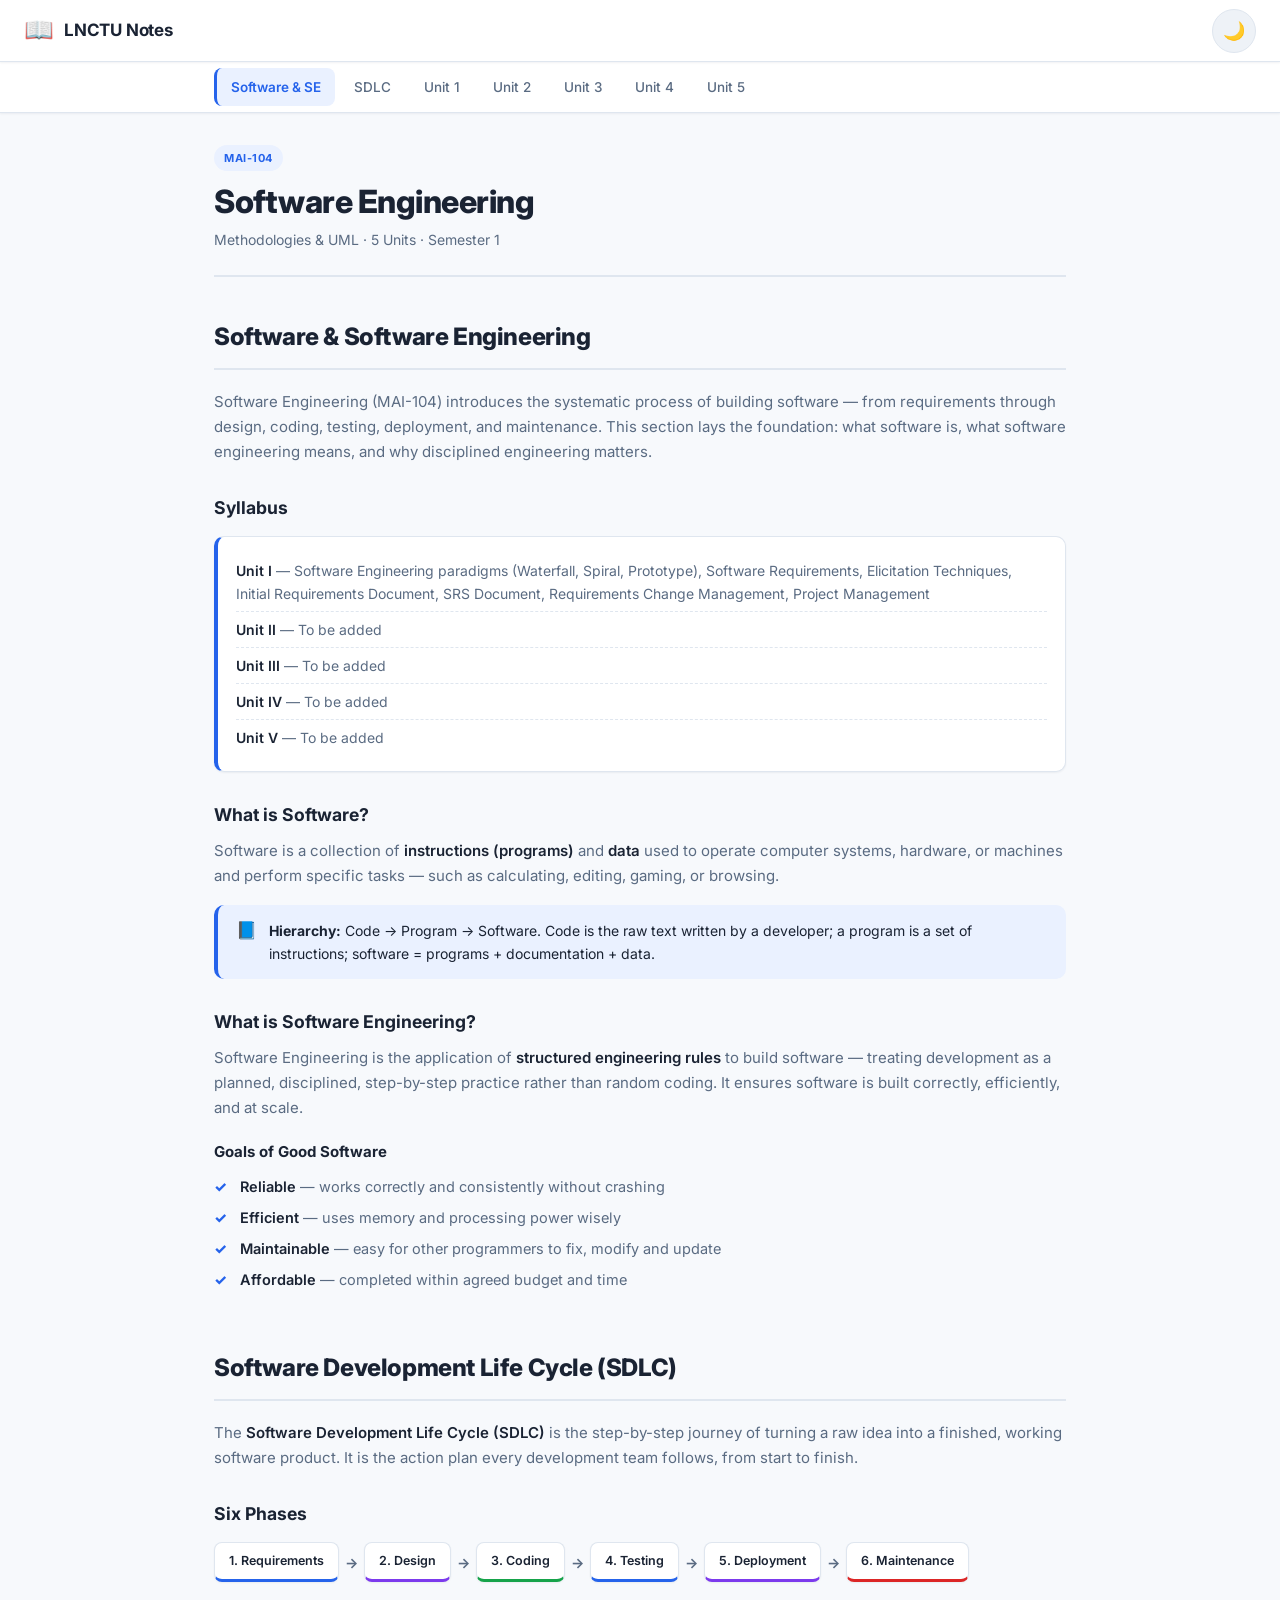
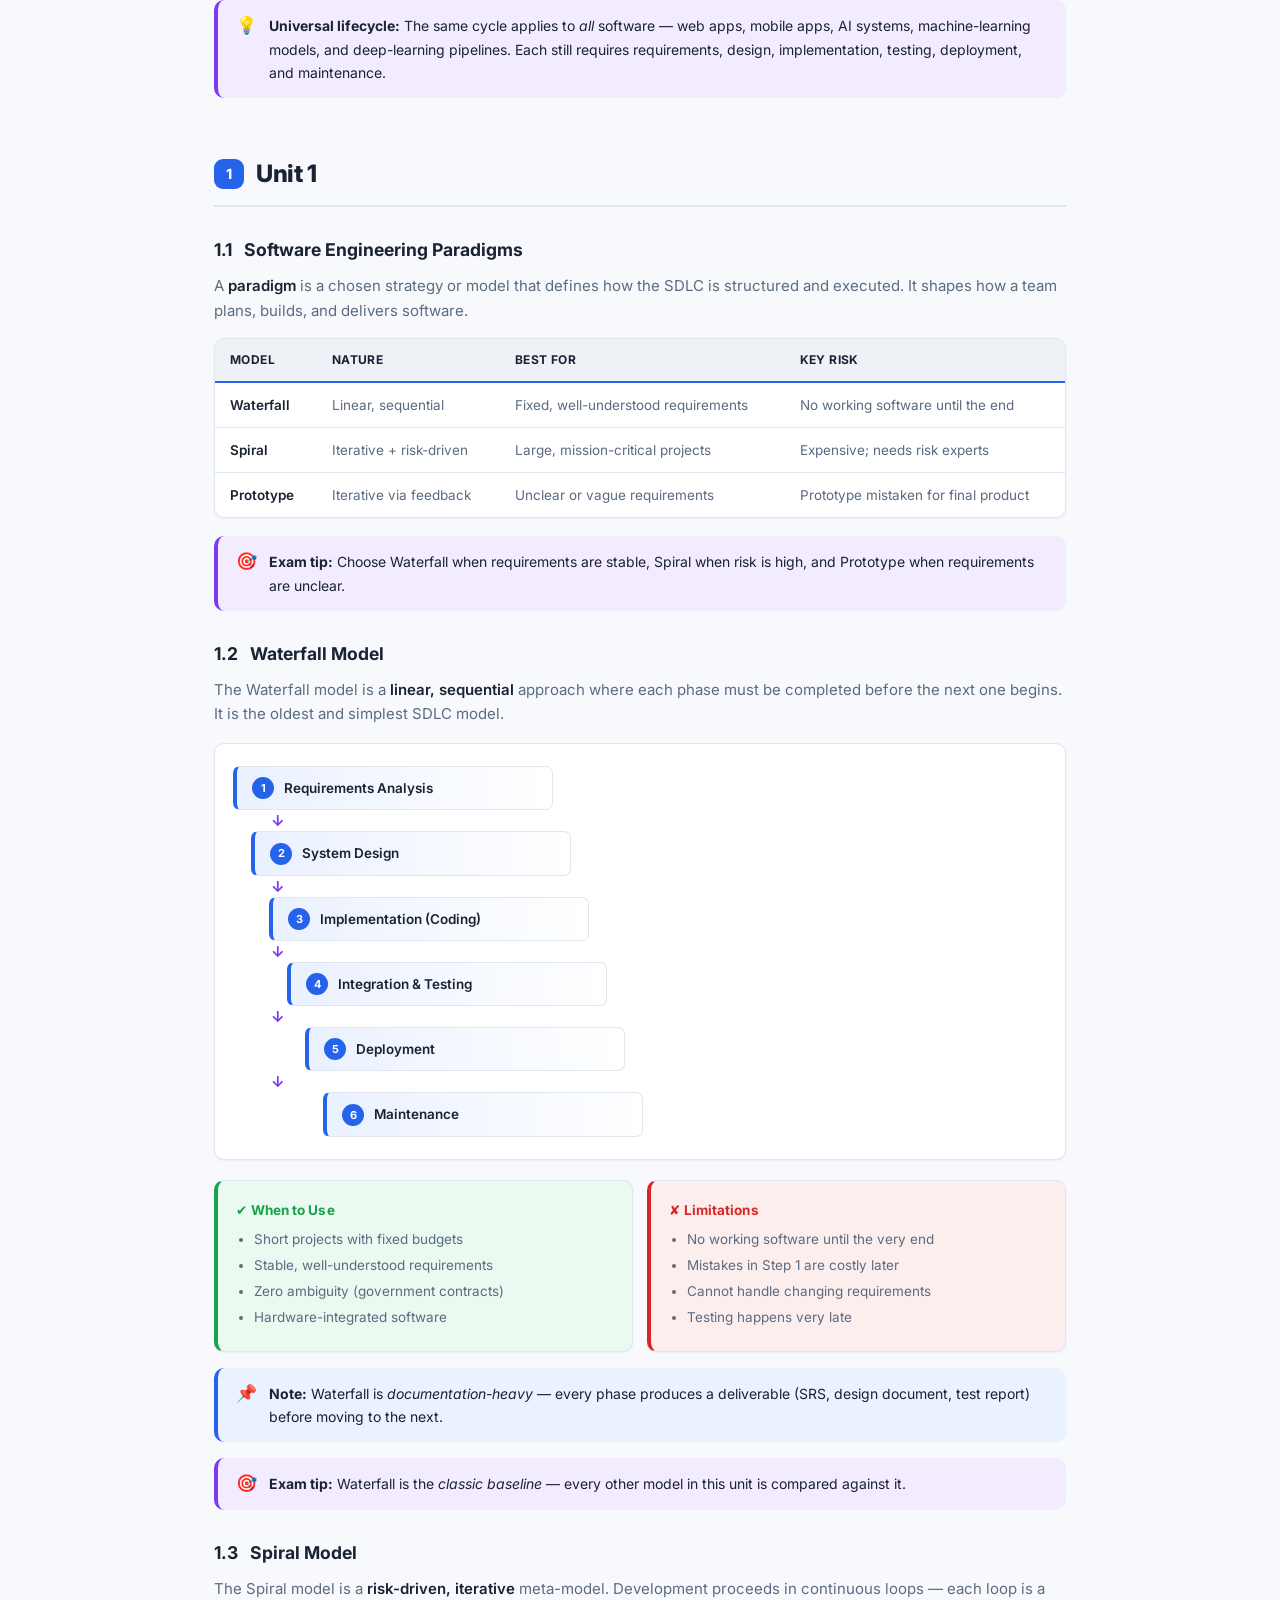
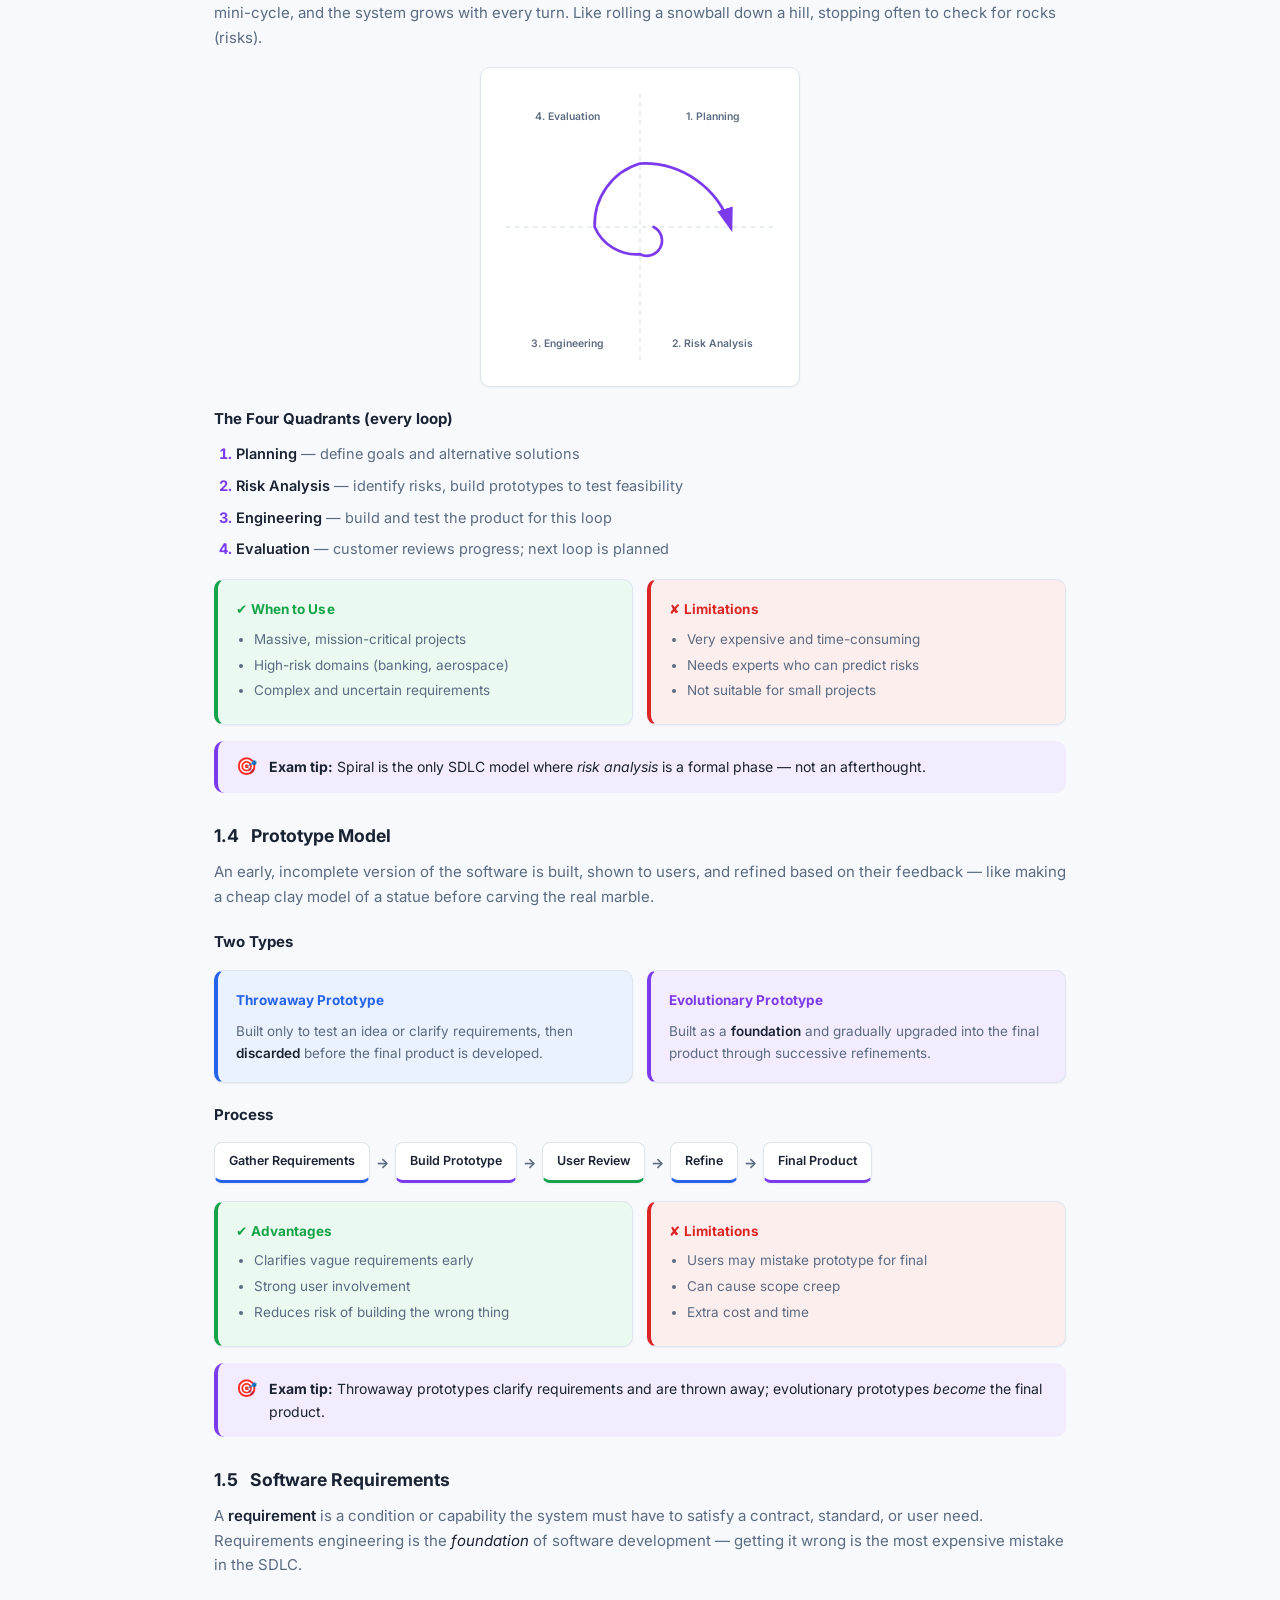
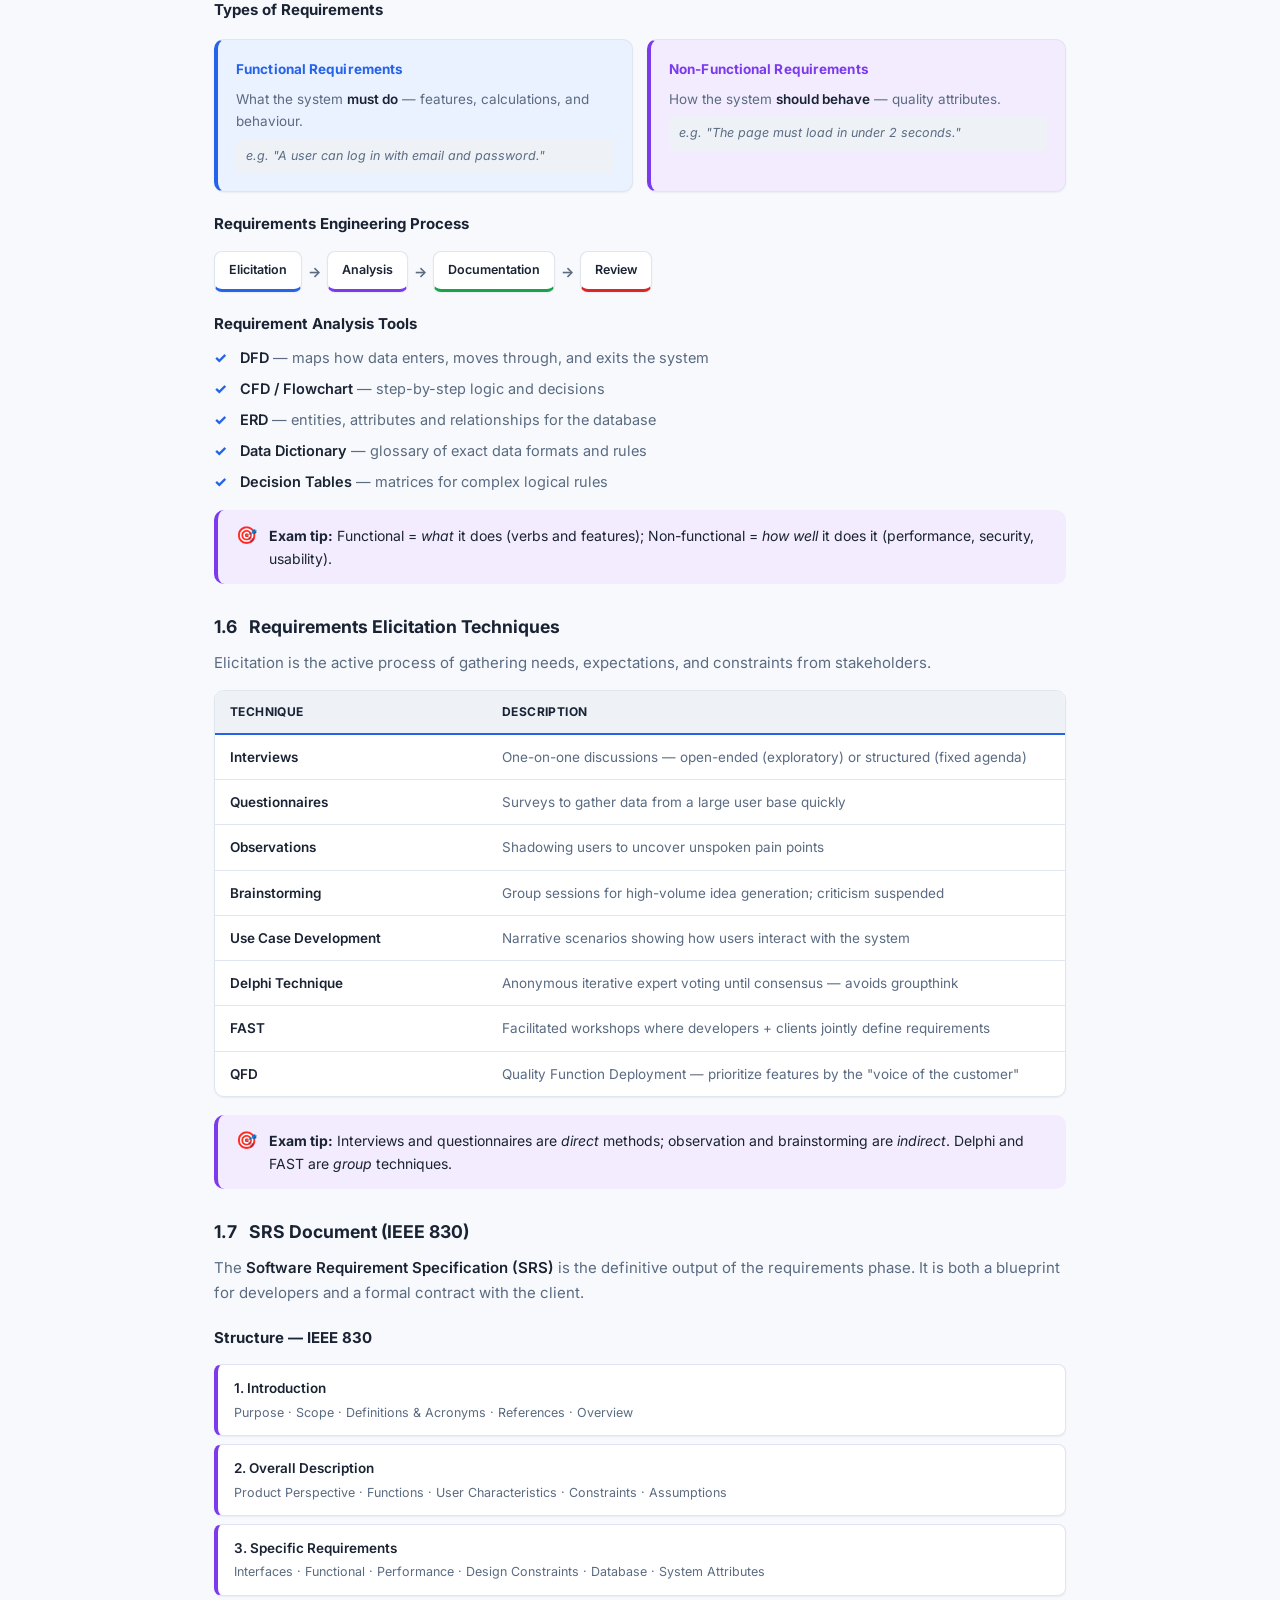
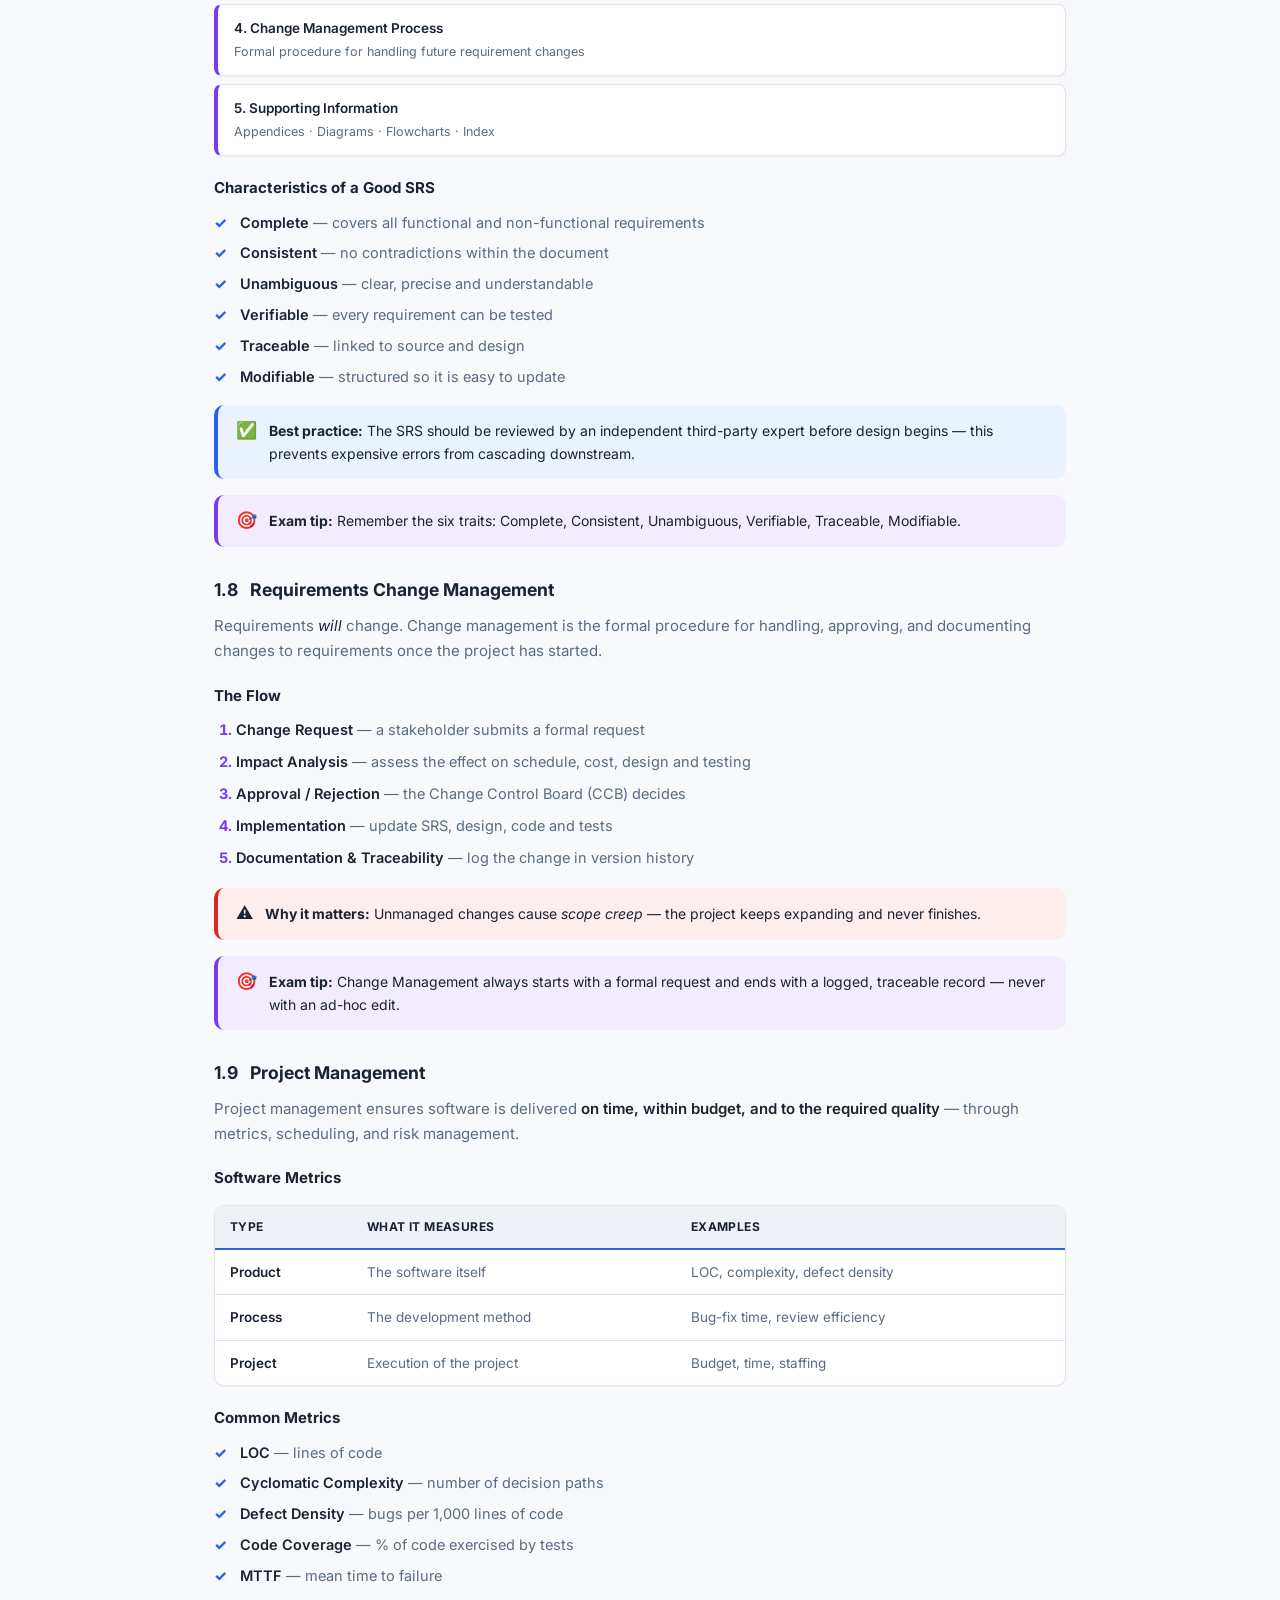
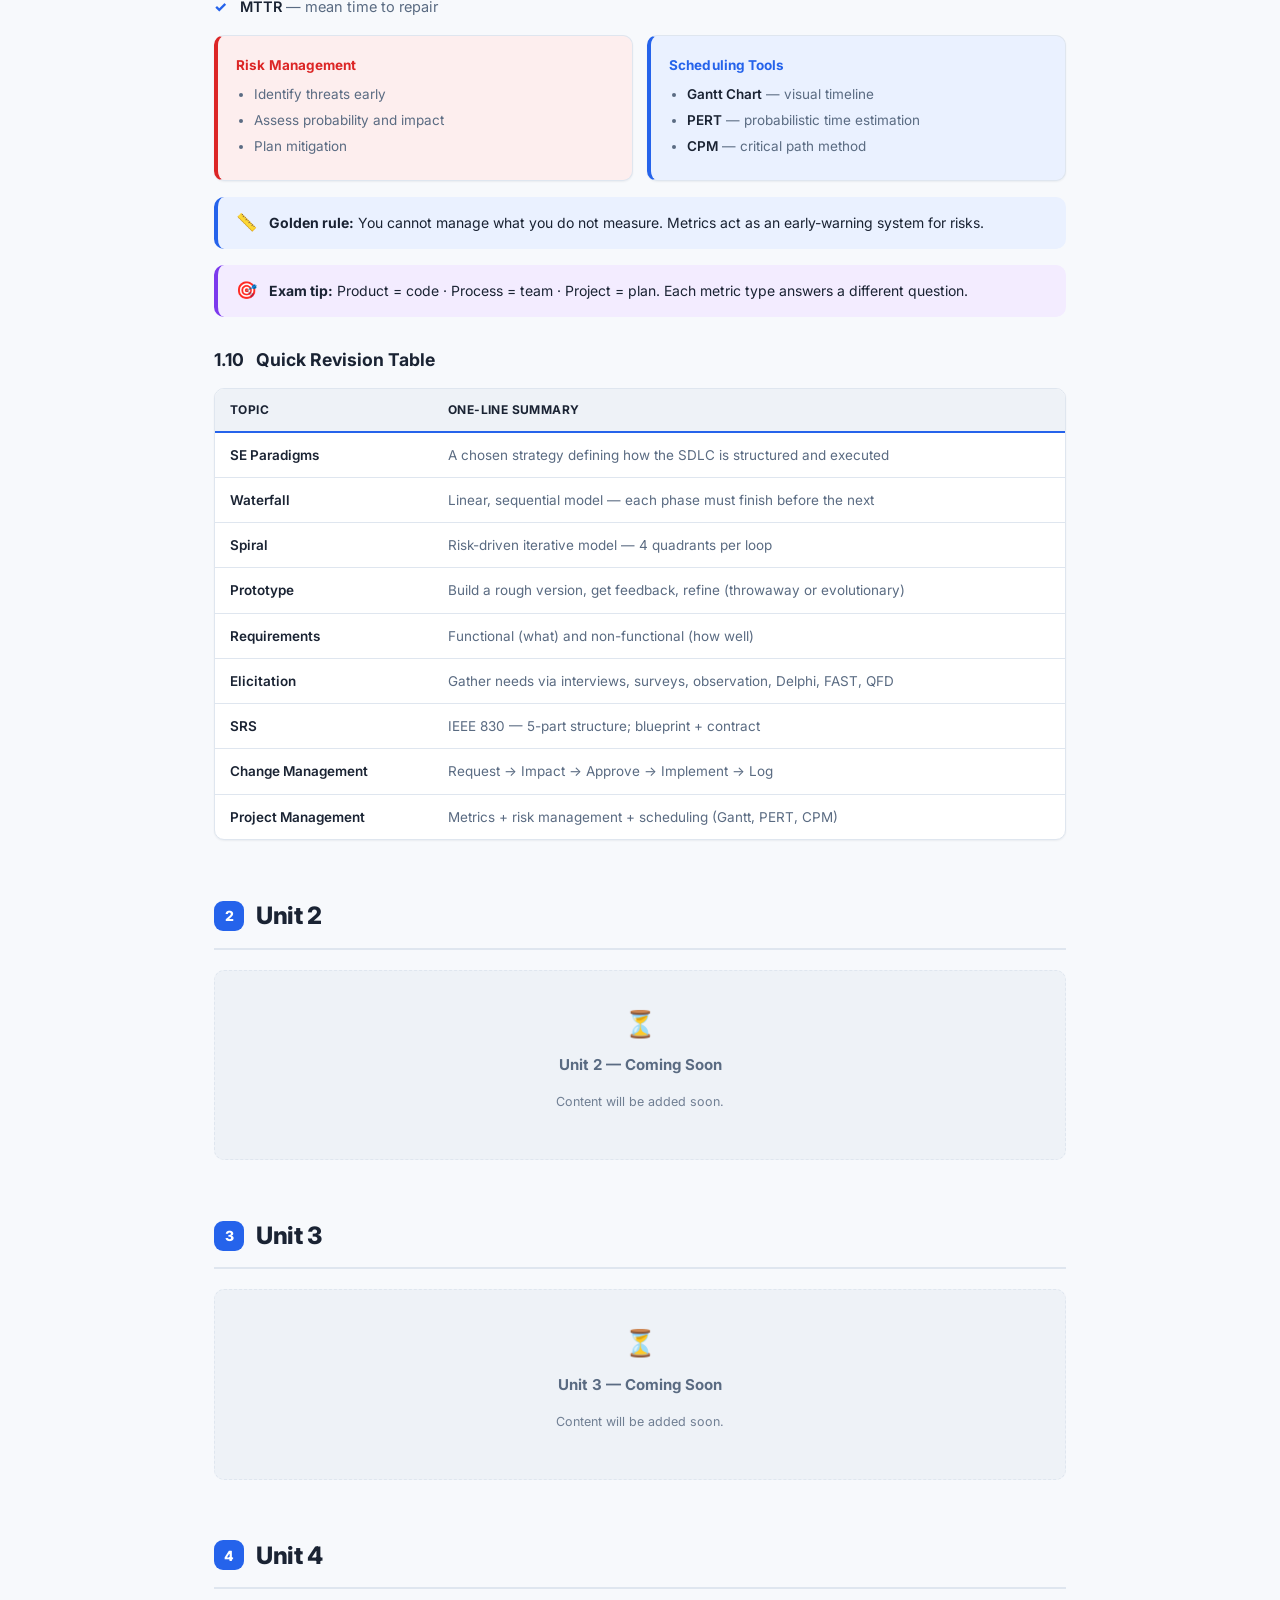
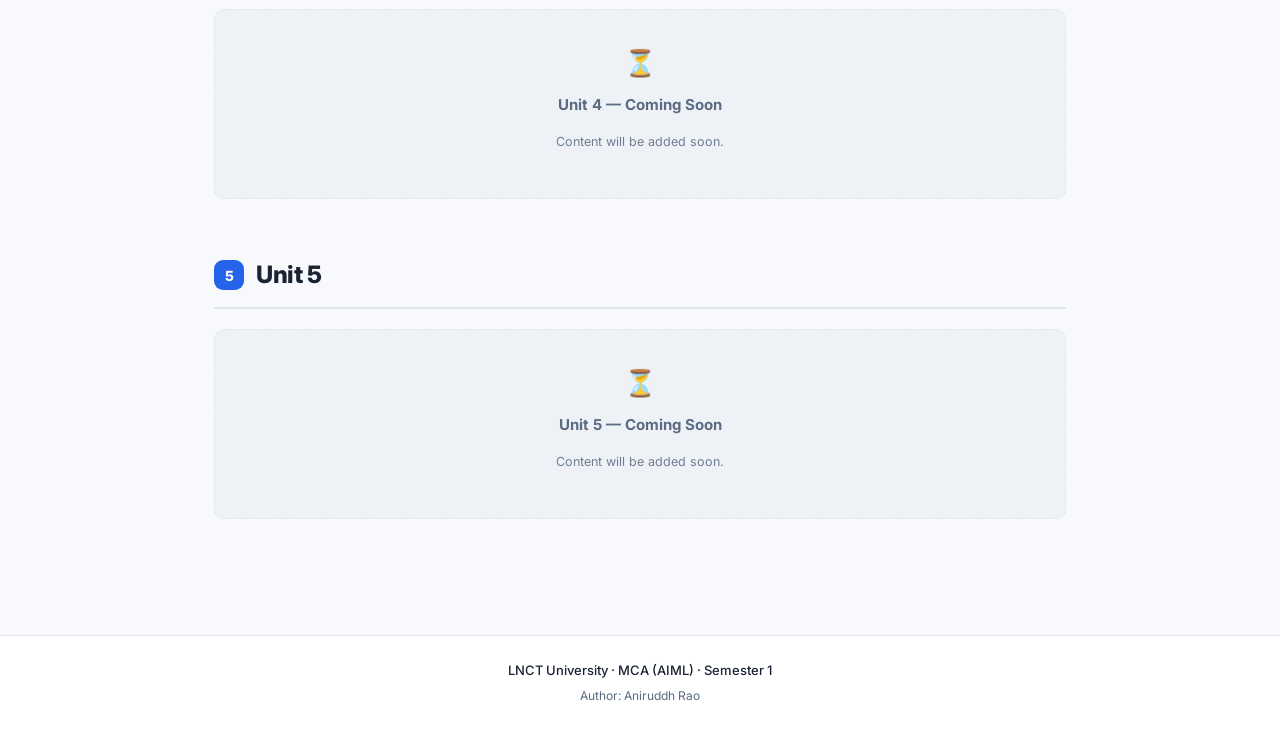
<file: software_engineering.html>
<!DOCTYPE html>
<html lang="en" data-theme="light">
<head>
  <meta charset="UTF-8" />
  <meta name="viewport" content="width=device-width, initial-scale=1.0" />
  <title>Software Engineering — LNCTU Notes</title>
  <meta name="description" content="Software Engineering (MAI-104) — Software, Software Engineering, SDLC, and Unit 1: Paradigms, Waterfall, Spiral, Prototype, Requirements, Elicitation, SRS, Change Management, Project Management." />

  <link rel="preconnect" href="https://fonts.googleapis.com" />
  <link rel="preconnect" href="https://fonts.gstatic.com" crossorigin />
  <link href="https://fonts.googleapis.com/css2?family=Inter:wght@400;500;600;700;800&display=swap" rel="stylesheet" />

  <script>
    (function () {
      try {
        var t = localStorage.getItem('theme');
        if (t === 'dark' || t === 'light') {
          document.documentElement.setAttribute('data-theme', t);
        }
      } catch (e) {}
    })();
  </script>

  <link rel="stylesheet" href="software_engineering.css" />
</head>
<body>

  <!-- ============================= HEADER ============================= -->
  <header class="site-header">
    <a href="index.html" class="brand" aria-label="Back to LNCTU Notes home">
      <span class="brand-icon" aria-hidden="true">📖</span>
      <span class="brand-name">LNCTU Notes</span>
    </a>
    <button class="theme-toggle" id="themeToggle" aria-label="Toggle dark mode">
      <span class="theme-icon" aria-hidden="true">🌙</span>
    </button>
  </header>

  <!-- ============================= NAVBAR ============================= -->
  <nav class="section-nav" id="sectionNav">
    <div class="nav-inner">
      <button class="nav-toggle" id="navToggle" aria-expanded="false" aria-controls="navLinks">
        <span class="hamburger" aria-hidden="true">
          <span></span><span></span><span></span>
        </span>
        <span class="nav-toggle-text">Sections</span>
      </button>
      <ul class="nav-links" id="navLinks">
        <li><a href="#section-software" class="nav-link">Software &amp; SE</a></li>
        <li><a href="#section-sdlc" class="nav-link">SDLC</a></li>
        <li><a href="#unit-1" class="nav-link">Unit 1</a></li>
        <li><a href="#unit-2" class="nav-link">Unit 2</a></li>
        <li><a href="#unit-3" class="nav-link">Unit 3</a></li>
        <li><a href="#unit-4" class="nav-link">Unit 4</a></li>
        <li><a href="#unit-5" class="nav-link">Unit 5</a></li>
      </ul>
    </div>
  </nav>

  <!-- ============================= MAIN ============================= -->
  <main class="page">

    <!-- Page title -->
    <header class="subject-header">
      <span class="subject-code">MAI-104</span>
      <h1>Software Engineering</h1>
      <p class="subject-meta">Methodologies &amp; UML · 5 Units · Semester 1</p>
    </header>

    <!-- ============ SECTION 1 — Software & Software Engineering ============ -->
    <section id="section-software" class="content-section">
      <h2 class="section-title">Software &amp; Software Engineering</h2>

      <p>
        Software Engineering (MAI-104) introduces the systematic process of building
        software — from requirements through design, coding, testing, deployment, and
        maintenance. This section lays the foundation: what software is, what software
        engineering means, and why disciplined engineering matters.
      </p>

      <h3>Syllabus</h3>
      <ul class="syllabus-list">
        <li><strong>Unit I</strong> — Software Engineering paradigms (Waterfall, Spiral, Prototype), Software Requirements, Elicitation Techniques, Initial Requirements Document, SRS Document, Requirements Change Management, Project Management</li>
        <li><strong>Unit II</strong> — To be added</li>
        <li><strong>Unit III</strong> — To be added</li>
        <li><strong>Unit IV</strong> — To be added</li>
        <li><strong>Unit V</strong> — To be added</li>
      </ul>

      <h3>What is Software?</h3>
      <p>
        Software is a collection of <strong>instructions (programs)</strong> and
        <strong>data</strong> used to operate computer systems, hardware, or machines and
        perform specific tasks — such as calculating, editing, gaming, or browsing.
      </p>

      <div class="callout callout--info">
        <span class="callout-icon" aria-hidden="true">📘</span>
        <div><strong>Hierarchy:</strong> Code → Program → Software. Code is the raw text
        written by a developer; a program is a set of instructions; software =
        programs + documentation + data.</div>
      </div>

      <h3>What is Software Engineering?</h3>
      <p>
        Software Engineering is the application of <strong>structured engineering
        rules</strong> to build software — treating development as a planned,
        disciplined, step-by-step practice rather than random coding. It ensures
        software is built correctly, efficiently, and at scale.
      </p>

      <h4>Goals of Good Software</h4>
      <ul class="check-list">
        <li><strong>Reliable</strong> — works correctly and consistently without crashing</li>
        <li><strong>Efficient</strong> — uses memory and processing power wisely</li>
        <li><strong>Maintainable</strong> — easy for other programmers to fix, modify and update</li>
        <li><strong>Affordable</strong> — completed within agreed budget and time</li>
      </ul>
    </section>

    <!-- ============ SECTION 2 — SDLC ============ -->
    <section id="section-sdlc" class="content-section">
      <h2 class="section-title">Software Development Life Cycle (SDLC)</h2>

      <p>
        The <strong>Software Development Life Cycle (SDLC)</strong> is the step-by-step
        journey of turning a raw idea into a finished, working software product. It is
        the action plan every development team follows, from start to finish.
      </p>

      <h3>Six Phases</h3>
      <div class="flow">
        <span class="pill pill--blue">1. Requirements</span>
        <span class="arrow">→</span>
        <span class="pill pill--violet">2. Design</span>
        <span class="arrow">→</span>
        <span class="pill pill--green">3. Coding</span>
        <span class="arrow">→</span>
        <span class="pill pill--blue">4. Testing</span>
        <span class="arrow">→</span>
        <span class="pill pill--violet">5. Deployment</span>
        <span class="arrow">→</span>
        <span class="pill pill--red">6. Maintenance</span>
      </div>

      <div class="callout callout--tip">
        <span class="callout-icon" aria-hidden="true">💡</span>
        <div><strong>Universal lifecycle:</strong> The same cycle applies to
        <em>all</em> software — web apps, mobile apps, AI systems, machine-learning
        models, and deep-learning pipelines. Each still requires requirements, design,
        implementation, testing, deployment, and maintenance.</div>
      </div>
    </section>

    <!-- ============ SECTION 3 — Unit 1 ============ -->
    <section id="unit-1" class="content-section">
      <h2 class="section-title">
        <span class="section-badge">1</span>
        Unit 1
      </h2>

      <!-- ---------- 1.1 SE Paradigms ---------- -->
      <h3>1.1 &nbsp; Software Engineering Paradigms</h3>
      <p>
        A <strong>paradigm</strong> is a chosen strategy or model that defines how the
        SDLC is structured and executed. It shapes how a team plans, builds, and
        delivers software.
      </p>

      <div class="table-wrap">
        <table>
          <thead>
            <tr><th>Model</th><th>Nature</th><th>Best For</th><th>Key Risk</th></tr>
          </thead>
          <tbody>
            <tr>
              <td><strong>Waterfall</strong></td>
              <td>Linear, sequential</td>
              <td>Fixed, well-understood requirements</td>
              <td>No working software until the end</td>
            </tr>
            <tr>
              <td><strong>Spiral</strong></td>
              <td>Iterative + risk-driven</td>
              <td>Large, mission-critical projects</td>
              <td>Expensive; needs risk experts</td>
            </tr>
            <tr>
              <td><strong>Prototype</strong></td>
              <td>Iterative via feedback</td>
              <td>Unclear or vague requirements</td>
              <td>Prototype mistaken for final product</td>
            </tr>
          </tbody>
        </table>
      </div>

      <div class="callout callout--tip">
        <span class="callout-icon" aria-hidden="true">🎯</span>
        <div><strong>Exam tip:</strong> Choose Waterfall when requirements are stable,
        Spiral when risk is high, and Prototype when requirements are unclear.</div>
      </div>

      <!-- ---------- 1.2 Waterfall ---------- -->
      <h3>1.2 &nbsp; Waterfall Model</h3>
      <p>
        The Waterfall model is a <strong>linear, sequential</strong> approach where
        each phase must be completed before the next one begins. It is the oldest and
        simplest SDLC model.
      </p>

      <div class="waterfall">
        <div class="wf-row" style="--indent:0"><span class="wf-num">1</span> Requirements Analysis</div>
        <div class="wf-arrow">↓</div>
        <div class="wf-row" style="--indent:1"><span class="wf-num">2</span> System Design</div>
        <div class="wf-arrow">↓</div>
        <div class="wf-row" style="--indent:2"><span class="wf-num">3</span> Implementation (Coding)</div>
        <div class="wf-arrow">↓</div>
        <div class="wf-row" style="--indent:3"><span class="wf-num">4</span> Integration &amp; Testing</div>
        <div class="wf-arrow">↓</div>
        <div class="wf-row" style="--indent:4"><span class="wf-num">5</span> Deployment</div>
        <div class="wf-arrow">↓</div>
        <div class="wf-row" style="--indent:5"><span class="wf-num">6</span> Maintenance</div>
      </div>

      <div class="grid-2">
        <div class="info-card info-card--green">
          <h4>✔ When to Use</h4>
          <ul>
            <li>Short projects with fixed budgets</li>
            <li>Stable, well-understood requirements</li>
            <li>Zero ambiguity (government contracts)</li>
            <li>Hardware-integrated software</li>
          </ul>
        </div>
        <div class="info-card info-card--red">
          <h4>✘ Limitations</h4>
          <ul>
            <li>No working software until the very end</li>
            <li>Mistakes in Step 1 are costly later</li>
            <li>Cannot handle changing requirements</li>
            <li>Testing happens very late</li>
          </ul>
        </div>
      </div>

      <div class="callout callout--info">
        <span class="callout-icon" aria-hidden="true">📌</span>
        <div><strong>Note:</strong> Waterfall is <em>documentation-heavy</em> — every
        phase produces a deliverable (SRS, design document, test report) before moving
        to the next.</div>
      </div>

      <div class="callout callout--tip">
        <span class="callout-icon" aria-hidden="true">🎯</span>
        <div><strong>Exam tip:</strong> Waterfall is the <em>classic baseline</em> —
        every other model in this unit is compared against it.</div>
      </div>

      <!-- ---------- 1.3 Spiral ---------- -->
      <h3>1.3 &nbsp; Spiral Model</h3>
      <p>
        The Spiral model is a <strong>risk-driven, iterative</strong> meta-model.
        Development proceeds in continuous loops — each loop is a mini-cycle, and the
        system grows with every turn. Like rolling a snowball down a hill, stopping
        often to check for rocks (risks).
      </p>

      <div class="spiral-box">
        <svg viewBox="0 0 320 320" class="spiral-svg" role="img" aria-label="Spiral model with four quadrants">
          <defs>
            <marker id="spArrow" markerWidth="9" markerHeight="9" refX="7" refY="3" orient="auto">
              <path d="M0,0 L9,3 L0,6 z" fill="currentColor"/>
            </marker>
          </defs>
          <line x1="160" y1="12" x2="160" y2="308" class="spiral-divider"/>
          <line x1="12" y1="160" x2="308" y2="160" class="spiral-divider"/>
          <path d="M175,160 A15,15 0 0 1 160,190 A50,50 0 0 1 110,160 A70,70 0 0 1 160,90 A100,100 0 0 1 260,160"
                class="spiral-path" marker-end="url(#spArrow)"/>
          <text x="240" y="42" text-anchor="middle" class="spiral-text">1. Planning</text>
          <text x="240" y="292" text-anchor="middle" class="spiral-text">2. Risk Analysis</text>
          <text x="80" y="292" text-anchor="middle" class="spiral-text">3. Engineering</text>
          <text x="80" y="42" text-anchor="middle" class="spiral-text">4. Evaluation</text>
        </svg>
      </div>

      <h4>The Four Quadrants (every loop)</h4>
      <ol class="ordered-list">
        <li><strong>Planning</strong> — define goals and alternative solutions</li>
        <li><strong>Risk Analysis</strong> — identify risks, build prototypes to test feasibility</li>
        <li><strong>Engineering</strong> — build and test the product for this loop</li>
        <li><strong>Evaluation</strong> — customer reviews progress; next loop is planned</li>
      </ol>

      <div class="grid-2">
        <div class="info-card info-card--green">
          <h4>✔ When to Use</h4>
          <ul>
            <li>Massive, mission-critical projects</li>
            <li>High-risk domains (banking, aerospace)</li>
            <li>Complex and uncertain requirements</li>
          </ul>
        </div>
        <div class="info-card info-card--red">
          <h4>✘ Limitations</h4>
          <ul>
            <li>Very expensive and time-consuming</li>
            <li>Needs experts who can predict risks</li>
            <li>Not suitable for small projects</li>
          </ul>
        </div>
      </div>

      <div class="callout callout--tip">
        <span class="callout-icon" aria-hidden="true">🎯</span>
        <div><strong>Exam tip:</strong> Spiral is the only SDLC model where
        <em>risk analysis</em> is a formal phase — not an afterthought.</div>
      </div>

      <!-- ---------- 1.4 Prototype ---------- -->
      <h3>1.4 &nbsp; Prototype Model</h3>
      <p>
        An early, incomplete version of the software is built, shown to users, and
        refined based on their feedback — like making a cheap clay model of a statue
        before carving the real marble.
      </p>

      <h4>Two Types</h4>
      <div class="grid-2">
        <div class="info-card info-card--blue">
          <h4>Throwaway Prototype</h4>
          <p>Built only to test an idea or clarify requirements, then <strong>discarded</strong>
          before the final product is developed.</p>
        </div>
        <div class="info-card info-card--violet">
          <h4>Evolutionary Prototype</h4>
          <p>Built as a <strong>foundation</strong> and gradually upgraded into the
          final product through successive refinements.</p>
        </div>
      </div>

      <h4>Process</h4>
      <div class="flow">
        <span class="pill pill--blue">Gather Requirements</span>
        <span class="arrow">→</span>
        <span class="pill pill--violet">Build Prototype</span>
        <span class="arrow">→</span>
        <span class="pill pill--green">User Review</span>
        <span class="arrow">→</span>
        <span class="pill pill--blue">Refine</span>
        <span class="arrow">→</span>
        <span class="pill pill--violet">Final Product</span>
      </div>

      <div class="grid-2">
        <div class="info-card info-card--green">
          <h4>✔ Advantages</h4>
          <ul>
            <li>Clarifies vague requirements early</li>
            <li>Strong user involvement</li>
            <li>Reduces risk of building the wrong thing</li>
          </ul>
        </div>
        <div class="info-card info-card--red">
          <h4>✘ Limitations</h4>
          <ul>
            <li>Users may mistake prototype for final</li>
            <li>Can cause scope creep</li>
            <li>Extra cost and time</li>
          </ul>
        </div>
      </div>

      <div class="callout callout--tip">
        <span class="callout-icon" aria-hidden="true">🎯</span>
        <div><strong>Exam tip:</strong> Throwaway prototypes clarify requirements and
        are thrown away; evolutionary prototypes <em>become</em> the final product.</div>
      </div>

      <!-- ---------- 1.5 Software Requirements ---------- -->
      <h3>1.5 &nbsp; Software Requirements</h3>
      <p>
        A <strong>requirement</strong> is a condition or capability the system must
        have to satisfy a contract, standard, or user need. Requirements engineering is
        the <em>foundation</em> of software development — getting it wrong is the most
        expensive mistake in the SDLC.
      </p>

      <h4>Types of Requirements</h4>
      <div class="grid-2">
        <div class="info-card info-card--blue">
          <h4>Functional Requirements</h4>
          <p>What the system <strong>must do</strong> — features, calculations, and
          behaviour.</p>
          <p class="example">e.g. "A user can log in with email and password."</p>
        </div>
        <div class="info-card info-card--violet">
          <h4>Non-Functional Requirements</h4>
          <p>How the system <strong>should behave</strong> — quality attributes.</p>
          <p class="example">e.g. "The page must load in under 2 seconds."</p>
        </div>
      </div>

      <h4>Requirements Engineering Process</h4>
      <div class="flow">
        <span class="pill pill--blue">Elicitation</span>
        <span class="arrow">→</span>
        <span class="pill pill--violet">Analysis</span>
        <span class="arrow">→</span>
        <span class="pill pill--green">Documentation</span>
        <span class="arrow">→</span>
        <span class="pill pill--red">Review</span>
      </div>

      <h4>Requirement Analysis Tools</h4>
      <ul class="check-list">
        <li><strong>DFD</strong> — maps how data enters, moves through, and exits the system</li>
        <li><strong>CFD / Flowchart</strong> — step-by-step logic and decisions</li>
        <li><strong>ERD</strong> — entities, attributes and relationships for the database</li>
        <li><strong>Data Dictionary</strong> — glossary of exact data formats and rules</li>
        <li><strong>Decision Tables</strong> — matrices for complex logical rules</li>
      </ul>

      <div class="callout callout--tip">
        <span class="callout-icon" aria-hidden="true">🎯</span>
        <div><strong>Exam tip:</strong> Functional = <em>what</em> it does (verbs and
        features); Non-functional = <em>how well</em> it does it (performance, security,
        usability).</div>
      </div>

      <!-- ---------- 1.6 Elicitation ---------- -->
      <h3>1.6 &nbsp; Requirements Elicitation Techniques</h3>
      <p>
        Elicitation is the active process of gathering needs, expectations, and
        constraints from stakeholders.
      </p>

      <div class="table-wrap">
        <table>
          <thead><tr><th style="width:32%">Technique</th><th>Description</th></tr></thead>
          <tbody>
            <tr><td><strong>Interviews</strong></td><td>One-on-one discussions — open-ended (exploratory) or structured (fixed agenda)</td></tr>
            <tr><td><strong>Questionnaires</strong></td><td>Surveys to gather data from a large user base quickly</td></tr>
            <tr><td><strong>Observations</strong></td><td>Shadowing users to uncover unspoken pain points</td></tr>
            <tr><td><strong>Brainstorming</strong></td><td>Group sessions for high-volume idea generation; criticism suspended</td></tr>
            <tr><td><strong>Use Case Development</strong></td><td>Narrative scenarios showing how users interact with the system</td></tr>
            <tr><td><strong>Delphi Technique</strong></td><td>Anonymous iterative expert voting until consensus — avoids groupthink</td></tr>
            <tr><td><strong>FAST</strong></td><td>Facilitated workshops where developers + clients jointly define requirements</td></tr>
            <tr><td><strong>QFD</strong></td><td>Quality Function Deployment — prioritize features by the "voice of the customer"</td></tr>
          </tbody>
        </table>
      </div>

      <div class="callout callout--tip">
        <span class="callout-icon" aria-hidden="true">🎯</span>
        <div><strong>Exam tip:</strong> Interviews and questionnaires are <em>direct</em>
        methods; observation and brainstorming are <em>indirect</em>. Delphi and FAST
        are <em>group</em> techniques.</div>
      </div>

      <!-- ---------- 1.7 SRS ---------- -->
      <h3>1.7 &nbsp; SRS Document (IEEE 830)</h3>
      <p>
        The <strong>Software Requirement Specification (SRS)</strong> is the definitive
        output of the requirements phase. It is both a blueprint for developers and a
        formal contract with the client.
      </p>

      <h4>Structure — IEEE 830</h4>
      <div class="srs-list">
        <div class="srs-row">
          <strong>1. Introduction</strong>
          <span>Purpose · Scope · Definitions &amp; Acronyms · References · Overview</span>
        </div>
        <div class="srs-row">
          <strong>2. Overall Description</strong>
          <span>Product Perspective · Functions · User Characteristics · Constraints · Assumptions</span>
        </div>
        <div class="srs-row">
          <strong>3. Specific Requirements</strong>
          <span>Interfaces · Functional · Performance · Design Constraints · Database · System Attributes</span>
        </div>
        <div class="srs-row">
          <strong>4. Change Management Process</strong>
          <span>Formal procedure for handling future requirement changes</span>
        </div>
        <div class="srs-row">
          <strong>5. Supporting Information</strong>
          <span>Appendices · Diagrams · Flowcharts · Index</span>
        </div>
      </div>

      <h4>Characteristics of a Good SRS</h4>
      <ul class="check-list">
        <li><strong>Complete</strong> — covers all functional and non-functional requirements</li>
        <li><strong>Consistent</strong> — no contradictions within the document</li>
        <li><strong>Unambiguous</strong> — clear, precise and understandable</li>
        <li><strong>Verifiable</strong> — every requirement can be tested</li>
        <li><strong>Traceable</strong> — linked to source and design</li>
        <li><strong>Modifiable</strong> — structured so it is easy to update</li>
      </ul>

      <div class="callout callout--info">
        <span class="callout-icon" aria-hidden="true">✅</span>
        <div><strong>Best practice:</strong> The SRS should be reviewed by an
        independent third-party expert before design begins — this prevents expensive
        errors from cascading downstream.</div>
      </div>

      <div class="callout callout--tip">
        <span class="callout-icon" aria-hidden="true">🎯</span>
        <div><strong>Exam tip:</strong> Remember the six traits: Complete, Consistent,
        Unambiguous, Verifiable, Traceable, Modifiable.</div>
      </div>

      <!-- ---------- 1.8 Change Management ---------- -->
      <h3>1.8 &nbsp; Requirements Change Management</h3>
      <p>
        Requirements <em>will</em> change. Change management is the formal procedure
        for handling, approving, and documenting changes to requirements once the
        project has started.
      </p>

      <h4>The Flow</h4>
      <ol class="ordered-list">
        <li><strong>Change Request</strong> — a stakeholder submits a formal request</li>
        <li><strong>Impact Analysis</strong> — assess the effect on schedule, cost, design and testing</li>
        <li><strong>Approval / Rejection</strong> — the Change Control Board (CCB) decides</li>
        <li><strong>Implementation</strong> — update SRS, design, code and tests</li>
        <li><strong>Documentation &amp; Traceability</strong> — log the change in version history</li>
      </ol>

      <div class="callout callout--risk">
        <span class="callout-icon" aria-hidden="true">⚠️</span>
        <div><strong>Why it matters:</strong> Unmanaged changes cause
        <em>scope creep</em> — the project keeps expanding and never finishes.</div>
      </div>

      <div class="callout callout--tip">
        <span class="callout-icon" aria-hidden="true">🎯</span>
        <div><strong>Exam tip:</strong> Change Management always starts with a formal
        request and ends with a logged, traceable record — never with an ad-hoc edit.</div>
      </div>

      <!-- ---------- 1.9 Project Management ---------- -->
      <h3>1.9 &nbsp; Project Management</h3>
      <p>
        Project management ensures software is delivered <strong>on time, within
        budget, and to the required quality</strong> — through metrics, scheduling, and
        risk management.
      </p>

      <h4>Software Metrics</h4>
      <div class="table-wrap">
        <table>
          <thead>
            <tr><th>Type</th><th>What It Measures</th><th>Examples</th></tr>
          </thead>
          <tbody>
            <tr><td><strong>Product</strong></td><td>The software itself</td><td>LOC, complexity, defect density</td></tr>
            <tr><td><strong>Process</strong></td><td>The development method</td><td>Bug-fix time, review efficiency</td></tr>
            <tr><td><strong>Project</strong></td><td>Execution of the project</td><td>Budget, time, staffing</td></tr>
          </tbody>
        </table>
      </div>

      <h4>Common Metrics</h4>
      <ul class="check-list">
        <li><strong>LOC</strong> — lines of code</li>
        <li><strong>Cyclomatic Complexity</strong> — number of decision paths</li>
        <li><strong>Defect Density</strong> — bugs per 1,000 lines of code</li>
        <li><strong>Code Coverage</strong> — % of code exercised by tests</li>
        <li><strong>MTTF</strong> — mean time to failure</li>
        <li><strong>MTTR</strong> — mean time to repair</li>
      </ul>

      <div class="grid-2">
        <div class="info-card info-card--red">
          <h4>Risk Management</h4>
          <ul>
            <li>Identify threats early</li>
            <li>Assess probability and impact</li>
            <li>Plan mitigation</li>
          </ul>
        </div>
        <div class="info-card info-card--blue">
          <h4>Scheduling Tools</h4>
          <ul>
            <li><strong>Gantt Chart</strong> — visual timeline</li>
            <li><strong>PERT</strong> — probabilistic time estimation</li>
            <li><strong>CPM</strong> — critical path method</li>
          </ul>
        </div>
      </div>

      <div class="callout callout--info">
        <span class="callout-icon" aria-hidden="true">📏</span>
        <div><strong>Golden rule:</strong> You cannot manage what you do not measure.
        Metrics act as an early-warning system for risks.</div>
      </div>

      <div class="callout callout--tip">
        <span class="callout-icon" aria-hidden="true">🎯</span>
        <div><strong>Exam tip:</strong> Product = code · Process = team · Project =
        plan. Each metric type answers a different question.</div>
      </div>

      <!-- ---------- 1.10 Quick Revision ---------- -->
      <h3>1.10 &nbsp; Quick Revision Table</h3>

      <div class="table-wrap">
        <table>
          <thead><tr><th>Topic</th><th>One-line Summary</th></tr></thead>
          <tbody>
            <tr><td><strong>SE Paradigms</strong></td><td>A chosen strategy defining how the SDLC is structured and executed</td></tr>
            <tr><td><strong>Waterfall</strong></td><td>Linear, sequential model — each phase must finish before the next</td></tr>
            <tr><td><strong>Spiral</strong></td><td>Risk-driven iterative model — 4 quadrants per loop</td></tr>
            <tr><td><strong>Prototype</strong></td><td>Build a rough version, get feedback, refine (throwaway or evolutionary)</td></tr>
            <tr><td><strong>Requirements</strong></td><td>Functional (what) and non-functional (how well)</td></tr>
            <tr><td><strong>Elicitation</strong></td><td>Gather needs via interviews, surveys, observation, Delphi, FAST, QFD</td></tr>
            <tr><td><strong>SRS</strong></td><td>IEEE 830 — 5-part structure; blueprint + contract</td></tr>
            <tr><td><strong>Change Management</strong></td><td>Request → Impact → Approve → Implement → Log</td></tr>
            <tr><td><strong>Project Management</strong></td><td>Metrics + risk management + scheduling (Gantt, PERT, CPM)</td></tr>
          </tbody>
        </table>
      </div>
    </section>

    <!-- ============ SECTIONS 4–7 — Coming Soon ============ -->
    <section id="unit-2" class="content-section">
      <h2 class="section-title"><span class="section-badge">2</span> Unit 2</h2>
      <div class="coming-soon">
        <span class="coming-soon-icon" aria-hidden="true">⏳</span>
        <p class="coming-soon-title">Unit 2 — Coming Soon</p>
        <p class="coming-soon-sub">Content will be added soon.</p>
      </div>
    </section>

    <section id="unit-3" class="content-section">
      <h2 class="section-title"><span class="section-badge">3</span> Unit 3</h2>
      <div class="coming-soon">
        <span class="coming-soon-icon" aria-hidden="true">⏳</span>
        <p class="coming-soon-title">Unit 3 — Coming Soon</p>
        <p class="coming-soon-sub">Content will be added soon.</p>
      </div>
    </section>

    <section id="unit-4" class="content-section">
      <h2 class="section-title"><span class="section-badge">4</span> Unit 4</h2>
      <div class="coming-soon">
        <span class="coming-soon-icon" aria-hidden="true">⏳</span>
        <p class="coming-soon-title">Unit 4 — Coming Soon</p>
        <p class="coming-soon-sub">Content will be added soon.</p>
      </div>
    </section>

    <section id="unit-5" class="content-section">
      <h2 class="section-title"><span class="section-badge">5</span> Unit 5</h2>
      <div class="coming-soon">
        <span class="coming-soon-icon" aria-hidden="true">⏳</span>
        <p class="coming-soon-title">Unit 5 — Coming Soon</p>
        <p class="coming-soon-sub">Content will be added soon.</p>
      </div>
    </section>

  </main>

  <!-- ============================= FOOTER ============================= -->
  <footer class="site-footer">
    <p>LNCT University · MCA (AIML) · Semester 1</p>
    <p class="footer-credit">Author: Aniruddh Rao</p>
  </footer>

  <script src="software_engineering.js"></script>
</body>
</html>
</file>
<file: software_engineering.css>
/* =========================================================
   LNCTU Notes — software_engineering.css
   Self-contained styles for the Software Engineering page.
   ========================================================= */

/* ---------- Design tokens · light mode ---------- */
:root {
  --bg: #f7f9fc;
  --surface: #ffffff;
  --surface-2: #eef2f7;
  --text: #1a2333;
  --text-muted: #5a6b82;
  --border: #dfe6ef;

  --blue: #2563eb;   --blue-soft: #eaf1ff;
  --violet: #7c3aed; --violet-soft: #f3ecff;
  --green: #16a34a;  --green-soft: #eafaf0;
  --red: #dc2626;    --red-soft: #fdeeee;

  --shadow-sm: 0 1px 2px rgba(16, 30, 54, 0.06);
  --shadow: 0 3px 12px rgba(16, 30, 54, 0.08);
  --shadow-lg: 0 10px 30px rgba(16, 30, 54, 0.12);

  --radius-sm: 8px;
  --radius: 10px;
  --radius-lg: 12px;

  --header-h: 62px;
  --nav-h: 52px;
}

[data-theme="dark"] {
  --bg: #0d1424;
  --surface: #161f33;
  --surface-2: #1f2a42;
  --text: #e6edf7;
  --text-muted: #9aabc4;
  --border: #2a3750;

  --blue: #60a5fa;   --blue-soft: #14254a;
  --violet: #a78bfa; --violet-soft: #251a45;
  --green: #4ade80;  --green-soft: #10301f;
  --red: #f87171;    --red-soft: #3a1618;

  --shadow-sm: 0 1px 2px rgba(0, 0, 0, 0.4);
  --shadow: 0 3px 12px rgba(0, 0, 0, 0.4);
  --shadow-lg: 0 10px 30px rgba(0, 0, 0, 0.55);
}

/* ---------- Reset ---------- */
*,
*::before,
*::after {
  box-sizing: border-box;
  margin: 0;
  padding: 0;
}

html { scroll-behavior: smooth; }

body {
  font-family: 'Inter', system-ui, -apple-system, 'Segoe UI', sans-serif;
  background: var(--bg);
  color: var(--text);
  font-size: 15px;
  line-height: 1.65;
  -webkit-font-smoothing: antialiased;
  min-height: 100vh;
  display: flex;
  flex-direction: column;
  transition: background 0.3s ease, color 0.3s ease;
}

a:focus-visible,
button:focus-visible {
  outline: 2px solid var(--blue);
  outline-offset: 3px;
  border-radius: 4px;
}

/* =========================================================
   HEADER
   ========================================================= */
.site-header {
  height: var(--header-h);
  position: sticky;
  top: 0;
  z-index: 100;
  background: var(--surface);
  border-bottom: 1px solid var(--border);
  box-shadow: var(--shadow-sm);
  display: flex;
  align-items: center;
  justify-content: space-between;
  padding: 0 24px;
}

.brand {
  display: flex;
  align-items: center;
  gap: 10px;
  text-decoration: none;
  color: var(--text);
}

.brand-icon { font-size: 24px; line-height: 1; }

.brand-name {
  font-size: 17px;
  font-weight: 700;
  letter-spacing: -0.2px;
}

.theme-toggle {
  width: 44px;
  height: 44px;
  border-radius: 50%;
  background: var(--surface-2);
  border: 1px solid var(--border);
  cursor: pointer;
  display: flex;
  align-items: center;
  justify-content: center;
  font-size: 18px;
  transition: background 0.2s ease, transform 0.15s ease;
}

.theme-toggle:hover { background: var(--border); }
.theme-toggle:active { transform: scale(0.95); }
.theme-icon { line-height: 1; }

/* =========================================================
   NAVBAR
   ========================================================= */
.section-nav {
  position: sticky;
  top: var(--header-h);
  z-index: 90;
  background: var(--surface);
  border-bottom: 1px solid var(--border);
  box-shadow: var(--shadow-sm);
}

.nav-inner {
  max-width: 900px;
  margin: 0 auto;
  padding: 0 24px;
  display: flex;
  align-items: center;
}

.nav-links {
  display: flex;
  list-style: none;
  gap: 2px;
  padding: 6px 0;
  flex-wrap: wrap;
}

.nav-link {
  display: inline-block;
  padding: 8px 14px;
  border-radius: var(--radius-sm);
  font-size: 13.5px;
  font-weight: 500;
  color: var(--text-muted);
  text-decoration: none;
  border-left: 3px solid transparent;
  transition: background 0.15s ease, color 0.15s ease, border-color 0.15s ease;
  white-space: nowrap;
}

.nav-link:hover {
  background: var(--surface-2);
  color: var(--text);
}

.nav-link.active {
  background: var(--blue-soft);
  color: var(--blue);
  font-weight: 600;
  border-left-color: var(--blue);
}

.nav-toggle {
  display: none;
  align-items: center;
  gap: 10px;
  padding: 10px 14px;
  margin: 6px 0;
  background: var(--surface-2);
  border: 1px solid var(--border);
  border-radius: var(--radius-sm);
  cursor: pointer;
  font-family: inherit;
  font-size: 13.5px;
  font-weight: 600;
  color: var(--text);
}

.hamburger {
  display: inline-flex;
  flex-direction: column;
  gap: 3px;
}

.hamburger span {
  width: 16px;
  height: 2px;
  background: var(--text);
  border-radius: 2px;
}

/* =========================================================
   PAGE CONTAINER
   ========================================================= */
.page {
  flex: 1;
  width: 100%;
  max-width: 900px;
  margin: 0 auto;
  padding: 32px 24px 60px;
}

/* =========================================================
   SUBJECT HEADER
   ========================================================= */
.subject-header {
  margin-bottom: 40px;
  padding-bottom: 24px;
  border-bottom: 2px solid var(--border);
}

.subject-code {
  display: inline-block;
  font-size: 11px;
  font-weight: 700;
  letter-spacing: 0.5px;
  text-transform: uppercase;
  background: var(--blue-soft);
  color: var(--blue);
  padding: 4px 10px;
  border-radius: 100px;
  margin-bottom: 12px;
}

.subject-header h1 {
  font-size: 2rem;
  font-weight: 800;
  line-height: 1.2;
  letter-spacing: -0.5px;
  margin-bottom: 6px;
}

.subject-meta {
  font-size: 14px;
  color: var(--text-muted);
}

/* =========================================================
   CONTENT SECTIONS
   ========================================================= */
.content-section {
  margin-bottom: 56px;
  scroll-margin-top: calc(var(--header-h) + var(--nav-h) + 16px);
}

.section-title {
  display: flex;
  align-items: center;
  gap: 12px;
  font-size: 1.5rem;
  font-weight: 800;
  letter-spacing: -0.4px;
  padding-bottom: 12px;
  margin-bottom: 20px;
  border-bottom: 2px solid var(--border);
}

.section-badge {
  display: inline-flex;
  align-items: center;
  justify-content: center;
  width: 30px;
  height: 30px;
  background: var(--blue);
  color: #ffffff;
  border-radius: 9px;
  font-size: 14px;
  font-weight: 800;
  flex-shrink: 0;
}

.content-section h3 {
  font-size: 1.1rem;
  font-weight: 700;
  margin: 28px 0 10px;
  color: var(--text);
}

.content-section h4 {
  font-size: 15px;
  font-weight: 700;
  margin: 20px 0 10px;
  color: var(--text);
}

.content-section p {
  color: var(--text-muted);
  margin-bottom: 14px;
}

.content-section strong { color: var(--text); font-weight: 600; }
.content-section em { color: var(--text); font-style: italic; }

/* =========================================================
   SYLLABUS LIST
   ========================================================= */
.syllabus-list {
  list-style: none;
  padding: 16px 18px;
  background: var(--surface);
  border: 1px solid var(--border);
  border-left: 4px solid var(--blue);
  border-radius: var(--radius);
  box-shadow: var(--shadow-sm);
  margin: 14px 0 20px;
}

.syllabus-list li {
  padding: 6px 0;
  color: var(--text-muted);
  font-size: 14px;
  border-bottom: 1px dashed var(--border);
}

.syllabus-list li:last-child { border-bottom: none; }

/* =========================================================
   LISTS
   ========================================================= */
.check-list {
  list-style: none;
  padding: 0;
  margin: 8px 0 16px;
}

.check-list li {
  position: relative;
  padding-left: 26px;
  margin-bottom: 7px;
  color: var(--text-muted);
  font-size: 14.5px;
}

.check-list li::before {
  content: "✓";
  position: absolute;
  left: 0;
  top: 0;
  color: var(--blue);
  font-weight: 800;
}

.ordered-list {
  padding-left: 22px;
  margin: 10px 0 18px;
}

.ordered-list li {
  margin-bottom: 8px;
  color: var(--text-muted);
  font-size: 14.5px;
}

.ordered-list li::marker {
  color: var(--violet);
  font-weight: 700;
}

/* =========================================================
   CALLOUTS
   ========================================================= */
.callout {
  display: flex;
  align-items: flex-start;
  gap: 12px;
  padding: 14px 18px;
  margin: 16px 0;
  border-radius: var(--radius);
  border-left: 4px solid;
  font-size: 14px;
}

.callout-icon {
  font-size: 17px;
  line-height: 1.4;
  flex-shrink: 0;
}

.callout > div { color: var(--text); }
.callout strong { color: var(--text); font-weight: 700; }
.callout em { color: var(--text); font-style: italic; }

.callout--info   { background: var(--blue-soft);   border-left-color: var(--blue); }
.callout--tip    { background: var(--violet-soft); border-left-color: var(--violet); }
.callout--pro    { background: var(--green-soft);  border-left-color: var(--green); }
.callout--risk   { background: var(--red-soft);    border-left-color: var(--red); }

/* =========================================================
   GRID CARDS
   ========================================================= */
.grid-2 {
  display: grid;
  grid-template-columns: 1fr 1fr;
  gap: 14px;
  margin: 16px 0;
}

.info-card {
  background: var(--surface);
  border: 1px solid var(--border);
  border-radius: var(--radius);
  padding: 18px;
  box-shadow: var(--shadow-sm);
}

.info-card h4 {
  font-size: 13.5px;
  font-weight: 700;
  margin: 0 0 8px;
  letter-spacing: 0.1px;
}

.info-card ul { padding-left: 18px; margin: 0; }

.info-card ul li {
  font-size: 13.5px;
  color: var(--text-muted);
  margin-bottom: 5px;
  line-height: 1.55;
}

.info-card p {
  font-size: 13.5px;
  color: var(--text-muted);
  margin: 0 0 6px;
}

.info-card p:last-child { margin-bottom: 0; }

.info-card--blue {
  border-left: 4px solid var(--blue);
  background: var(--blue-soft);
}
.info-card--blue h4 { color: var(--blue); }

.info-card--violet {
  border-left: 4px solid var(--violet);
  background: var(--violet-soft);
}
.info-card--violet h4 { color: var(--violet); }

.info-card--green {
  border-left: 4px solid var(--green);
  background: var(--green-soft);
}
.info-card--green h4 { color: var(--green); }

.info-card--red {
  border-left: 4px solid var(--red);
  background: var(--red-soft);
}
.info-card--red h4 { color: var(--red); }

.example {
  font-size: 12.5px !important;
  font-style: italic;
  padding: 7px 10px;
  background: var(--surface-2);
  border-radius: 6px;
  color: var(--text-muted) !important;
}

/* =========================================================
   FLOW PILLS
   ========================================================= */
.flow {
  display: flex;
  flex-wrap: wrap;
  align-items: center;
  gap: 6px;
  margin: 14px 0 18px;
}

.pill {
  display: inline-block;
  padding: 8px 14px;
  border: 1px solid var(--border);
  border-bottom: 3px solid;
  border-radius: var(--radius-sm);
  font-size: 12.5px;
  font-weight: 600;
  color: var(--text);
  background: var(--surface);
  box-shadow: var(--shadow-sm);
}

.pill--blue   { border-bottom-color: var(--blue); }
.pill--violet { border-bottom-color: var(--violet); }
.pill--green  { border-bottom-color: var(--green); }
.pill--red    { border-bottom-color: var(--red); }

.arrow {
  color: var(--text-muted);
  font-weight: 700;
  font-size: 14px;
}

/* =========================================================
   WATERFALL
   ========================================================= */
.waterfall {
  background: var(--surface);
  border: 1px solid var(--border);
  border-radius: var(--radius);
  padding: 22px 18px;
  margin: 16px 0 20px;
  box-shadow: var(--shadow-sm);
}

.wf-row {
  display: flex;
  align-items: center;
  gap: 10px;
  background: linear-gradient(90deg, var(--blue-soft), var(--surface));
  border: 1px solid var(--border);
  border-left: 4px solid var(--blue);
  border-radius: 7px;
  padding: 10px 15px;
  font-weight: 600;
  font-size: 13.5px;
  color: var(--text);
  max-width: 320px;
  margin-left: calc(var(--indent) * 18px);
}

.wf-num {
  display: inline-flex;
  align-items: center;
  justify-content: center;
  width: 22px;
  height: 22px;
  background: var(--blue);
  color: #ffffff;
  border-radius: 50%;
  font-size: 11px;
  font-weight: 700;
  flex-shrink: 0;
}

.wf-arrow {
  color: var(--violet);
  font-size: 15px;
  font-weight: 700;
  margin: 3px 0 3px 38px;
  line-height: 1;
}

/* =========================================================
   SPIRAL SVG
   ========================================================= */
.spiral-box {
  max-width: 320px;
  margin: 16px auto;
  padding: 14px;
  background: var(--surface);
  border: 1px solid var(--border);
  border-radius: var(--radius);
  box-shadow: var(--shadow-sm);
}

.spiral-svg {
  width: 100%;
  height: auto;
  display: block;
  color: var(--violet);
}

.spiral-divider {
  stroke: var(--border);
  stroke-width: 1.5;
  stroke-dasharray: 5 5;
}

.spiral-path {
  fill: none;
  stroke: var(--violet);
  stroke-width: 3;
  stroke-linecap: round;
}

.spiral-text {
  fill: var(--text-muted);
  font-family: 'Inter', sans-serif;
  font-size: 11.5px;
  font-weight: 600;
}

/* =========================================================
   TABLES
   ========================================================= */
.table-wrap {
  overflow-x: auto;
  margin: 14px 0 18px;
  border: 1px solid var(--border);
  border-radius: var(--radius);
  background: var(--surface);
  box-shadow: var(--shadow-sm);
}

table {
  width: 100%;
  border-collapse: collapse;
  font-size: 13.5px;
  min-width: 460px;
}

th, td {
  padding: 11px 15px;
  text-align: left;
  border-bottom: 1px solid var(--border);
  vertical-align: top;
}

th {
  background: var(--surface-2);
  font-weight: 700;
  font-size: 12px;
  text-transform: uppercase;
  letter-spacing: 0.4px;
  color: var(--text);
  border-bottom: 2px solid var(--blue);
}

td { color: var(--text-muted); }
td strong { color: var(--text); font-weight: 600; }

tbody tr:hover { background: var(--surface-2); }
tbody tr:last-child td { border-bottom: none; }

/* =========================================================
   SRS LIST
   ========================================================= */
.srs-list {
  display: flex;
  flex-direction: column;
  gap: 8px;
  margin: 14px 0 18px;
}

.srs-row {
  background: var(--surface);
  border: 1px solid var(--border);
  border-left: 4px solid var(--violet);
  border-radius: var(--radius-sm);
  padding: 12px 16px;
  display: flex;
  flex-direction: column;
  gap: 3px;
  box-shadow: var(--shadow-sm);
}

.srs-row strong { font-size: 13.5px; color: var(--text); }
.srs-row span { font-size: 12.5px; color: var(--text-muted); }

/* =========================================================
   COMING SOON
   ========================================================= */
.coming-soon {
  background: var(--surface-2);
  border: 1px dashed var(--border);
  border-radius: var(--radius);
  padding: 32px 24px;
  text-align: center;
}

.coming-soon-icon {
  display: block;
  font-size: 26px;
  margin-bottom: 8px;
}

.coming-soon-title {
  font-size: 15px;
  font-weight: 700;
  color: var(--text-muted);
  margin-bottom: 4px;
}

.coming-soon-sub {
  font-size: 12.5px;
  color: var(--text-muted);
  margin: 0;
  opacity: 0.85;
}

/* =========================================================
   FOOTER
   ========================================================= */
.site-footer {
  background: var(--surface);
  border-top: 1px solid var(--border);
  text-align: center;
  padding: 24px;
}

.site-footer p {
  font-size: 13px;
  font-weight: 500;
  color: var(--text);
}

.footer-credit {
  font-size: 12px !important;
  color: var(--text-muted) !important;
  margin-top: 4px;
  font-weight: 400 !important;
}

/* =========================================================
   RESPONSIVE
   ========================================================= */
@media (max-width: 767px) {
  :root {
    --header-h: 56px;
    --nav-h: 52px;
  }

  .site-header { padding: 0 16px; }

  .page { padding: 24px 16px 40px; }

  /* Mobile navbar: hide links, show toggle */
  .nav-inner {
    padding: 0 16px;
    flex-direction: column;
    align-items: stretch;
    min-height: var(--nav-h);
    justify-content: center;
  }

  .nav-toggle { display: flex; }
  .nav-links  { display: none; padding: 0 0 10px; }
  .nav-links.open {
    display: flex;
    flex-direction: column;
    gap: 2px;
  }

  .nav-link {
    width: 100%;
    padding: 10px 14px;
    border-left: 3px solid transparent;
  }

  .subject-header h1 { font-size: 1.55rem; }
  .section-title { font-size: 1.25rem; }
  .content-section h3 { font-size: 1rem; }

  .grid-2 { grid-template-columns: 1fr; gap: 11px; }

  /* Waterfall: no indent on mobile */
  .wf-row {
    margin-left: 0 !important;
    max-width: 100%;
    font-size: 12.5px;
  }
  .wf-arrow { margin-left: 26px; }

  /* Flow pills: smaller */
  .pill { font-size: 11.5px; padding: 6px 10px; }
  .arrow { font-size: 12px; }

  /* Tables: no forced min-width override, allow scroll */
  table { font-size: 12.5px; min-width: 420px; }
  th, td { padding: 9px 11px; }

  .callout { font-size: 13px; padding: 12px 14px; }

  .srs-row { padding: 10px 14px; }
}

@media (max-width: 480px) {
  body { font-size: 14.5px; }
  .brand-name { font-size: 16px; }
  .subject-header h1 { font-size: 1.35rem; }
  .section-title { font-size: 1.15rem; }
  .section-badge { width: 26px; height: 26px; font-size: 12.5px; border-radius: 7px; }
}
</file>
